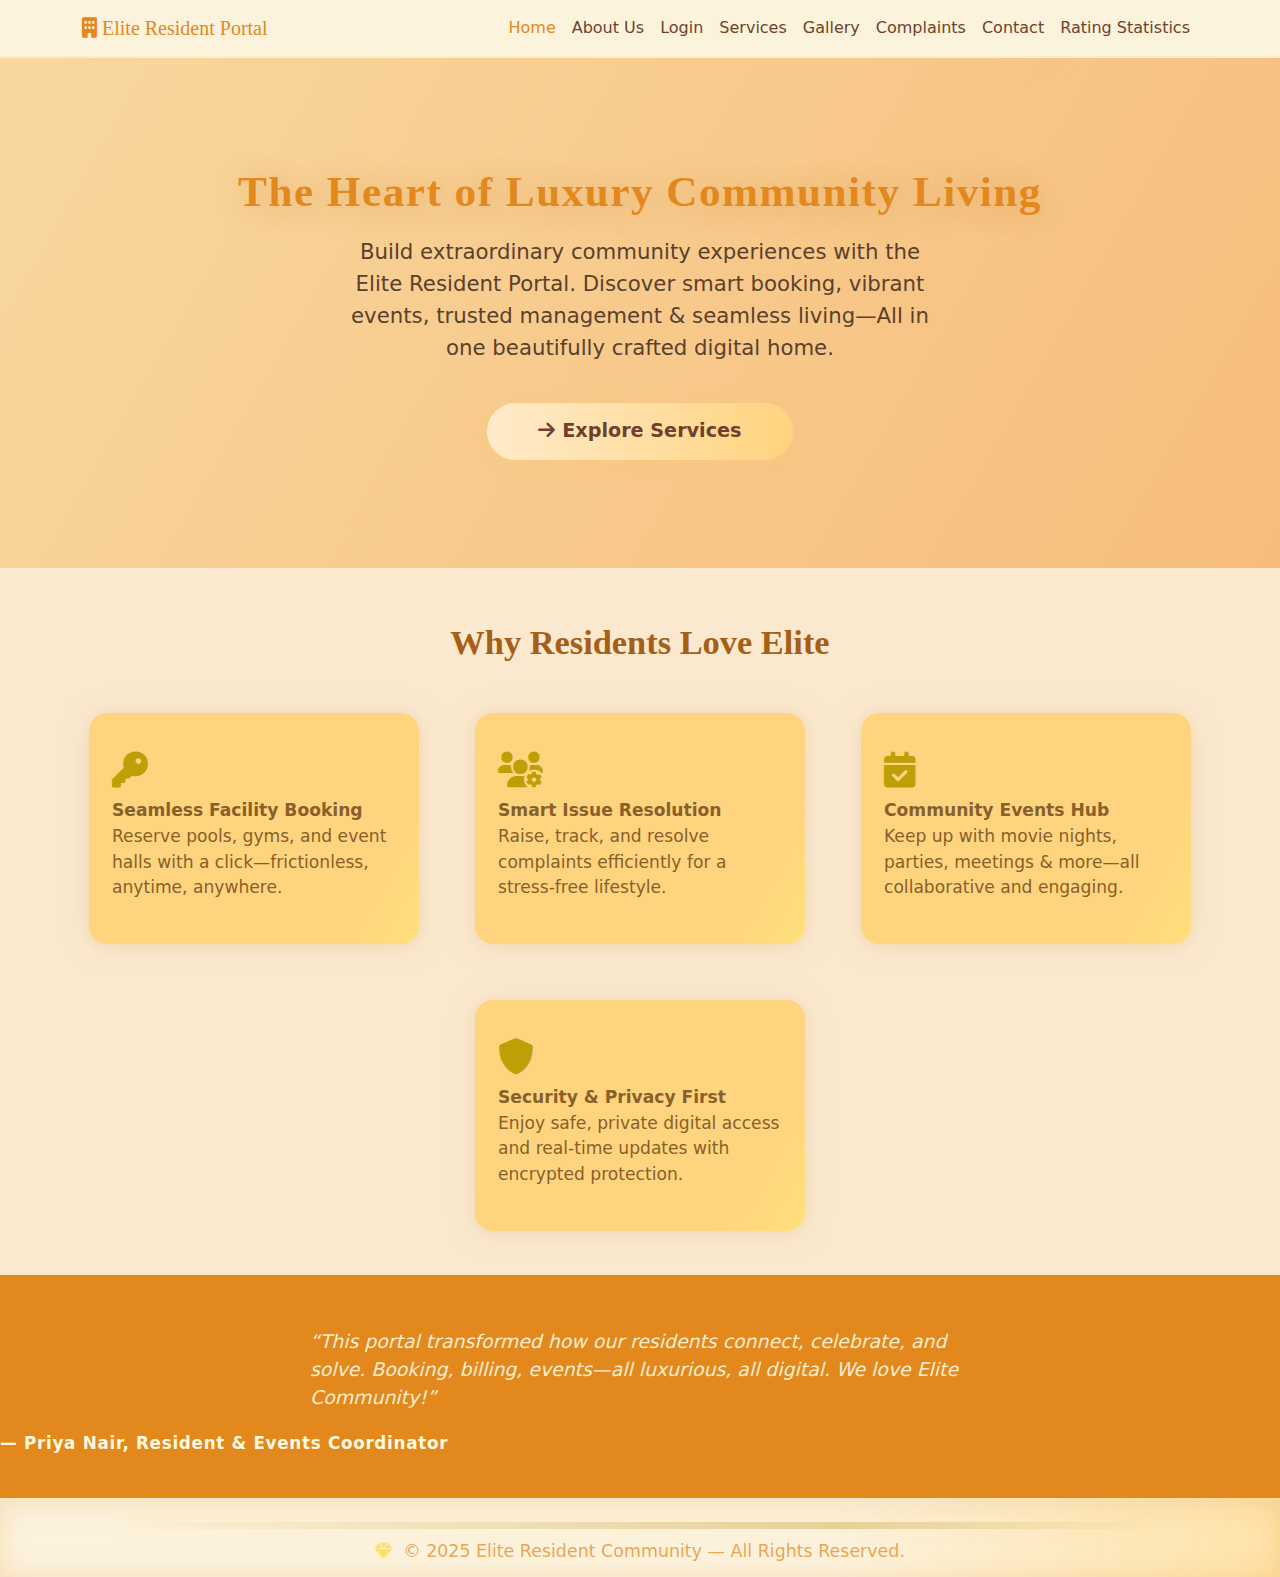
<file: index.html>
<!DOCTYPE html>
<html lang="en">
<head>
<meta charset="UTF-8">
<meta name="viewport" content="width=device-width, initial-scale=1.0">
<title>Elite Resident Community Portal</title>
<link rel="stylesheet" href="style.css">
<link href="https://cdn.jsdelivr.net/npm/bootstrap@5.3.0/dist/css/bootstrap.min.css" rel="stylesheet">
<link rel="stylesheet" href="https://cdnjs.cloudflare.com/ajax/libs/font-awesome/6.0.0/css/all.min.css">
</head>
<body>
<nav class="navbar navbar-expand-lg navbar-dark">
<div class="container">
<a class="navbar-brand" href="index.html"><i class="fas fa-building"></i> Elite Resident Portal</a>
<button class="navbar-toggler" type="button" data-bs-toggle="collapse" data-bs-target="#navbarNav">
<span class="navbar-toggler-icon"></span>
</button>
<div class="collapse navbar-collapse justify-content-end" id="navbarNav">
<ul class="navbar-nav">
<li class="nav-item"><a class="nav-link active" href="index.html">Home</a></li>
<li class="nav-item"><a class="nav-link" href="about.html">About Us</a></li>
<li class="nav-item"><a class="nav-link" href="login.html">Login</a></li>
<li class="nav-item"><a class="nav-link" href="services.html">Services</a></li>
<li class="nav-item"><a class="nav-link" href="gallery.html">Gallery</a></li>
<li class="nav-item"><a class="nav-link" href="complaints.html">Complaints</a></li>
<li class="nav-item"><a class="nav-link" href="contact.html">Contact</a></li>
<li class="nav-item"><a class="nav-link" href="stats.html">Rating Statistics</a></li>
</ul>
</div>
</div>
</nav>
<div class="hero">
<h1>The Heart of Luxury Community Living</h1>
<p>
Build extraordinary community experiences with the Elite Resident Portal.
Discover smart booking, vibrant events, trusted management & seamless living—All in one beautifully crafted digital home.
</p>
<a href="services.html" class="cta-btn"><i class="fas fa-arrow-right"></i> Explore Services</a>
</div>
<section class="features-section">
<h2>Why Residents Love Elite</h2>
<div class="features-row">
<div class="feature-card">
<span class="feature-icon"><i class="fas fa-key"></i></span><br>
<b>Seamless Facility Booking</b>
<p>Reserve pools, gyms, and event halls with a click—frictionless, anytime, anywhere.</p>
</div>
<div class="feature-card">
<span class="feature-icon"><i class="fas fa-users-cog"></i></span><br>
<b>Smart Issue Resolution</b>
<p>Raise, track, and resolve complaints efficiently for a stress-free lifestyle.</p>
</div>
<div class="feature-card">
<span class="feature-icon"><i class="fas fa-calendar-check"></i></span><br>
<b>Community Events Hub</b>
<p>Keep up with movie nights, parties, meetings & more—all collaborative and engaging.</p>
</div>
<div class="feature-card">
<span class="feature-icon"><i class="fas fa-shield-alt"></i></span><br>
<b>Security & Privacy First</b>
<p>Enjoy safe, private digital access and real-time updates with encrypted protection.</p>
</div>
</div>
</section>
<section class="testimonial-section">
<div class="testimonial-quote">
“This portal transformed how our residents connect, celebrate, and solve.
Booking, billing, events—all luxurious, all digital. We love Elite Community!”
</div>
<div class="testimonial-author">
— Priya Nair, Resident & Events Coordinator
</div>
</section>
<footer>
<div class="footer-glow"></div>
<span style="color:#ffe066;"><i class="fas fa-gem"></i></span>
&nbsp;&copy; 2025 Elite Resident Community &mdash; All Rights Reserved.
</footer>
<script src="https://cdn.jsdelivr.net/npm/bootstrap@5.3.0/dist/js/bootstrap.bundle.min.js"></script>
</body>
</html>
</file>
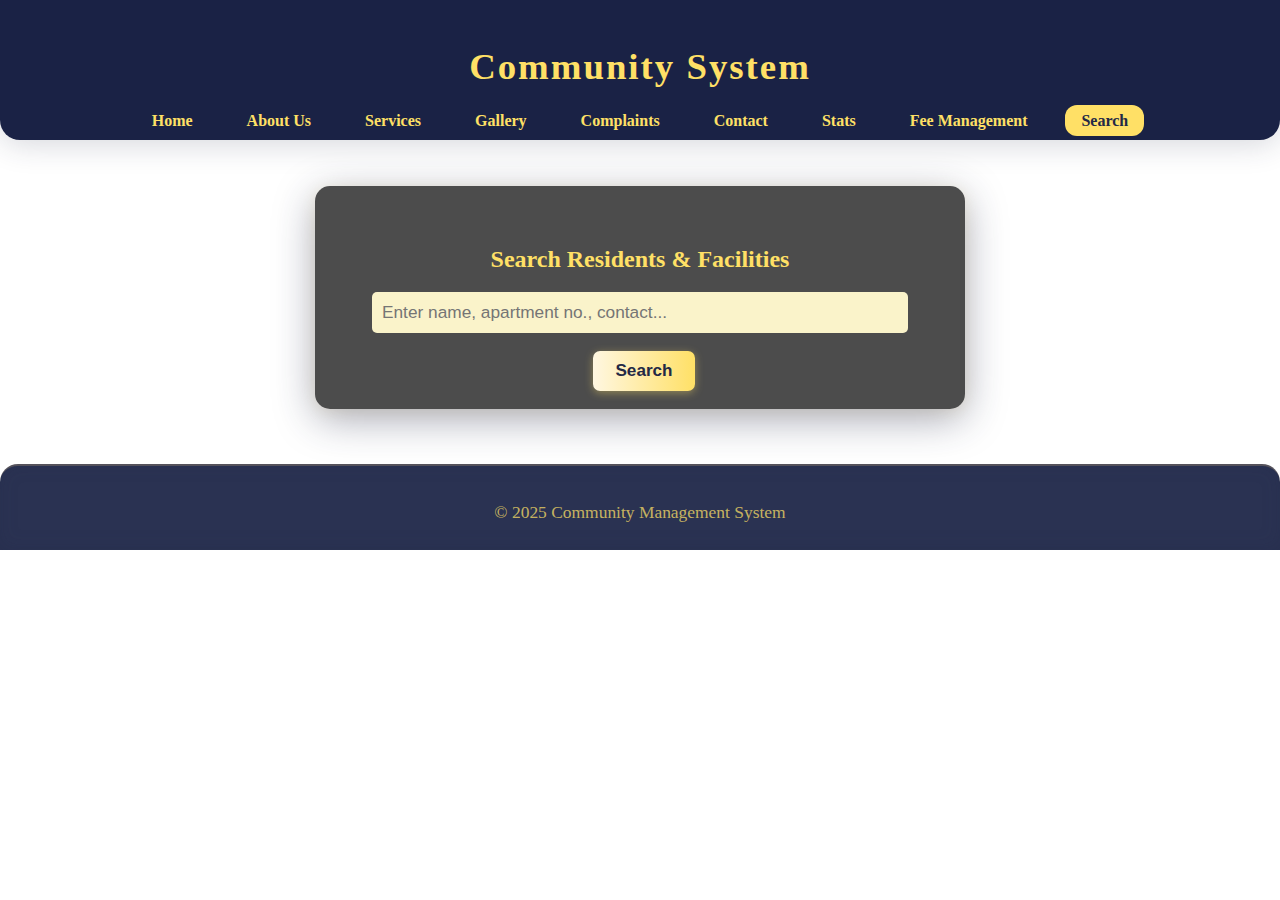
<file: search.html>
<!DOCTYPE html>
<html lang="en">
<head>
  <meta charset="UTF-8">
  <meta name="viewport" content="width=device-width, initial-scale=1.0">
  <title>Search | Elite Resident Portal</title>
  <link rel="stylesheet" href="style.css">
  <style>
    body {
      background: url('https://images.unsplash.com/photo-1519125323398-675f0ddb6308?auto=format&fit=crop&w=1200&q=80') no-repeat center center/cover;
      color: #fff;
      min-height: 100vh;
    }
    header {
      background: rgba(21,30,65,0.98);
      color: #ffe066;
      padding: 20px 0 10px 0;
      border-radius: 0 0 20px 20px;
      box-shadow: 0 3px 32px #23294633;
      text-align: center;
    }
    header h1 { font-family: 'Georgia', serif; font-size: 2.3em; letter-spacing: 2px; }
    nav ul { list-style: none; padding: 0; margin: 13px 0 0 0;}
    nav ul li { display: inline-block; margin: 0 9px;}
    nav ul li a { color: #ffe066; text-decoration: none; font-weight: 600; padding: 7px 16px; border-radius: 12px; transition: background .21s, color .21s;}
    nav ul li a.active, nav ul li a:hover { background: #ffe066; color: #232946 !important;}
    .search-box {
      background: rgba(0,0,0,0.70);
      padding: 40px 25px 18px 25px;
      border-radius: 15px;
      max-width: 600px;
      margin: 46px auto 36px auto;
      box-shadow: 0 10px 40px #23294666, 0 2px 14px #ffe06627;
      text-align: center;
    }
    .search-box h2 { color: #ffe066; font-family: 'Georgia', serif; margin-bottom: 19px;}
    input[type="text"] {
      padding: 10px;
      width: 86%;
      border-radius: 5px;
      border: none;
      margin-bottom: 18px;
      background: #faf3ca;
      color: #232946;
      font-size:1.08em;
    }
    button {
      background: linear-gradient(90deg,#fff7e1 0%,#ffe066 100%);
      color: #232946;
      border: none; border-radius: 7px; cursor: pointer; font-weight:600; font-size:1.07em;
      box-shadow: 0 2px 8px #ffe06666; padding: 10px 22px; transition: box-shadow .2s, background .18s;
      margin-left: 8px;
    }
    button:hover { background: #ffe066; color: #181e41; box-shadow: 0 6px 20px #ffe06699;}
    .result-title {
      color: #ffe066;
      font-size: 1.1em;
      font-weight: 600;
      margin-bottom: 8px;
      margin-top: 8px;
    }
    .gold-box {
      background: linear-gradient(120deg, #ffe066 80%, #232946 120%);
      color: #232946;
      border-radius: 12px;
      box-shadow: 0 2px 16px #151d2e44, 0 1px 7px #ffe06638;
      padding: 12px 15px 10px 15px;
      font-family: 'Georgia';
      font-size: 1.07em;
      font-weight: 520;
      text-align: left;
      margin-bottom: 13px;
      border-left: 6px solid #ffe066;
      display: none;
    }
    footer { margin-top:55px;text-align:center;color:#ffe066be;background:rgba(21,30,65,.91);font-size:1.09rem;padding: 18px 0 10px 0;border-radius: 18px 18px 0 0;box-shadow:0 -2px 17px #23294644 inset;}
    #ajax-error-bar {
      display:none;
      position:fixed;
      top:0;
      left:0;
      width:100vw;
      z-index:9999;
      padding:10px;
      background:#e3242b;
      color:#fff;
      font-weight:bold;
      text-align:center;
      box-shadow:0 2px 14px #a00;
    }
  </style>
</head>
<body>
<header>
  <h1>Community System</h1>
  <nav>
    <ul>
      <li><a href="index.html">Home</a></li>
      <li><a href="about.html">About Us</a></li>
      <li><a href="services.html">Services</a></li>
      <li><a href="gallery.html">Gallery</a></li>
      <li><a href="complaints.html">Complaints</a></li>
      <li><a href="contact.html">Contact</a></li>
      <li><a href="stats.html">Stats</a></li>
      <li><a href="community_fees.php">Fee Management</a></li>
      <li><a href="search.html" class="active">Search</a></li>
    </ul>
  </nav>
</header>
<main>
  <div class="search-box">
    <h2>Search Residents & Facilities</h2>
    <form id="searchForm">
      <input type="text" placeholder="Enter name, apartment no., contact..." id="query" required>
      <button type="submit"><i class="fa fa-search"></i> Search</button>
    </form>
    <div id="resultBox" class="gold-box"></div>
  </div>
</main>
<footer>
  <p>&copy; 2025 Community Management System</p>
</footer>
<script>
document.getElementById("searchForm").onsubmit = function(event) {
    event.preventDefault();
    var outputDiv = document.getElementById("resultBox");
    outputDiv.style.display = "block";
    outputDiv.innerHTML = "Requesting...";

    var query = document.getElementById("query").value.trim();
    var xhttp = new XMLHttpRequest();

    xhttp.timeout = 4000;

    xhttp.onreadystatechange = function () {
        if (this.readyState == 4) {
            let msg = "";
            switch (this.status) {
                case 200:
                    msg = "<span class='result-title'>200 OK – Request successful</span><br>Response: " + this.responseText;
                    break;
                case 404:
                    msg = "<span class='result-title'>404 Not Found</span><br>File or endpoint missing";
                    break;
                case 500:
                    msg = "<span class='result-title'>500 Internal Server Error</span><br>Server crashed or has bug";
                    break;
                case 403:
                    msg = "<span class='result-title'>403 Forbidden</span><br>Access denied";
                    break;
                case 0:
                    msg = "<span class='result-title'>0 Error</span><br>Network issue / CORS / Request blocked";
                    break;
                default:
                    msg = "<span class='result-title'>Unknown Error</span><br>Status: " + this.status;
            }
            outputDiv.innerHTML = msg;
        }
    };

    xhttp.ontimeout = function () {
        outputDiv.innerHTML = "<span class='result-title'>⛔ Timeout Error</span><br>Server took too long to respond!";
    };

    xhttp.onerror = function () {
        outputDiv.innerHTML = "<span class='result-title'>⛔ Network Error</span><br>Request failed!";
    };

    // url points to your real PHP search handler
    let url = "search.php?query=" + encodeURIComponent(query);
    xhttp.open("GET", url, true);
    xhttp.send();
};
</script>
</body>
</html>
</file>
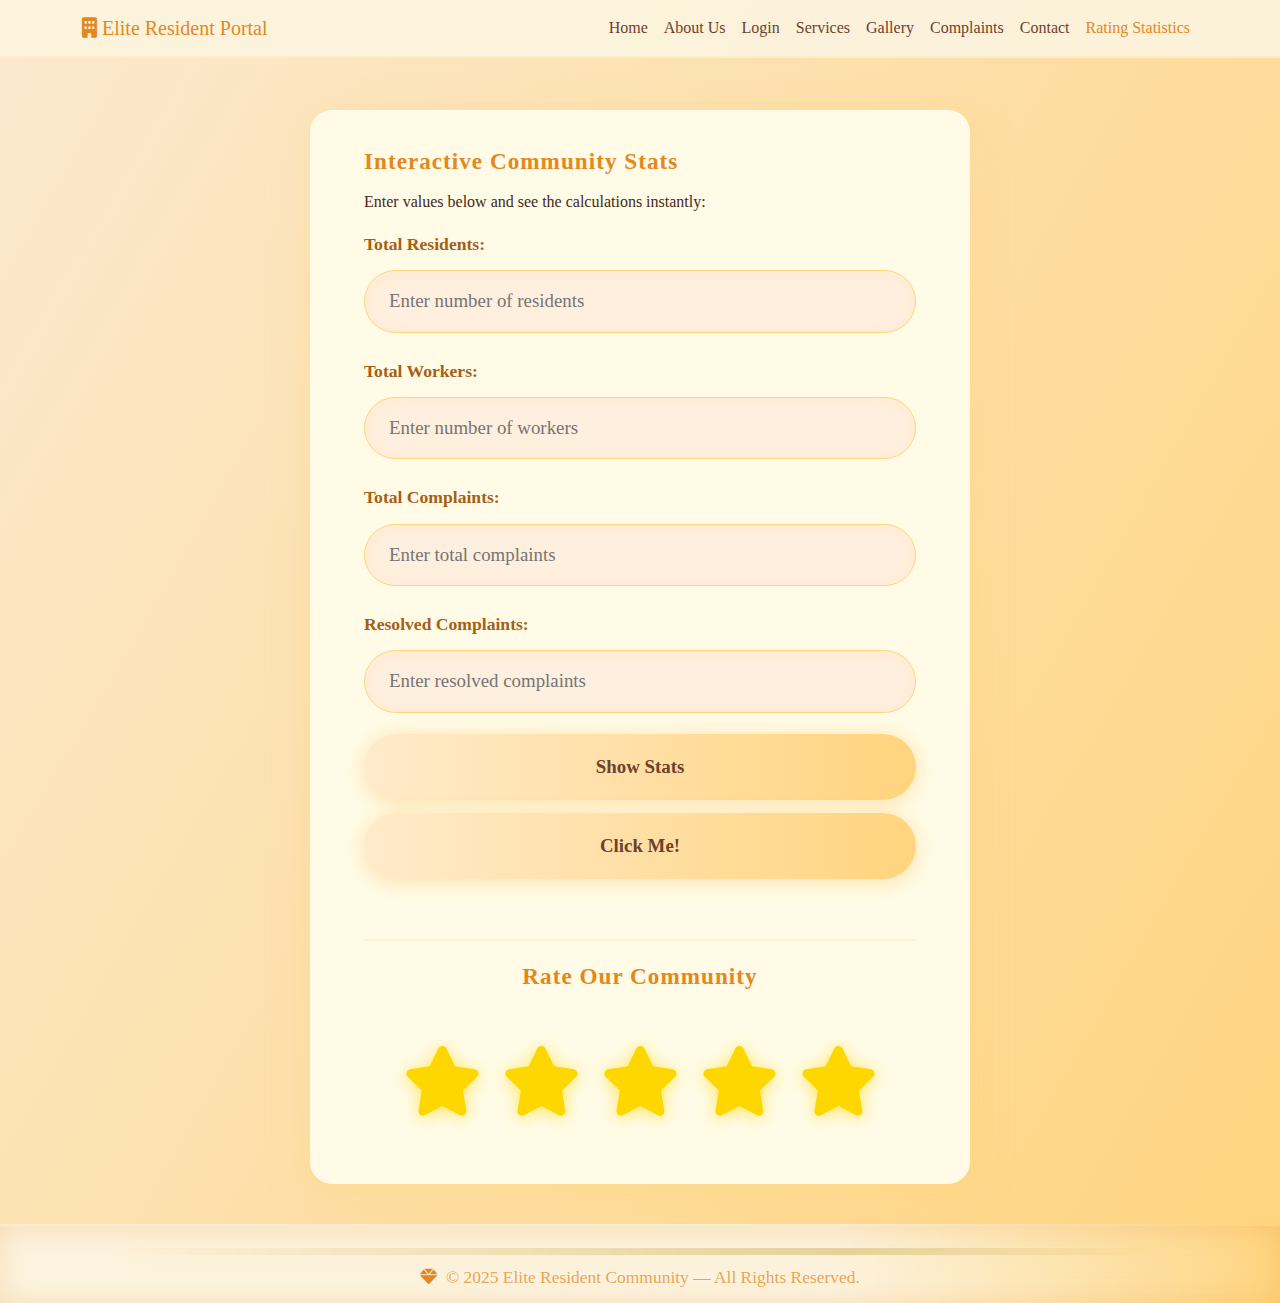
<file: stats.html>
<!DOCTYPE html>
<html lang="en">
<head>
<script src="https://cdnjs.cloudflare.com/ajax/libs/jquery/3.7.0/jquery.min.js"></script>
<script>
function ajaxWithStatus(url, options = {}, onSuccess = null) {
if ($("#ajax-error-bar").length === 0) {
$("body").prepend('<div id="ajax-error-bar" style="display:none;position:fixed;top:0;left:0;width:100vw;z-index:9999;padding:10px;background:#e3242b;color:#fff;font-weight:bold;text-align:center;box-shadow:0 2px 14px #a00;"></div>');
}
function showError(msg) {
$("#ajax-error-bar").show().text(msg);
setTimeout(()=>$("#ajax-error-bar").fadeOut(), 4000);
}
$.ajax({
url: url,
method: options.method || "GET",
data: options.data || null,
timeout: 6000,
dataType: options.dataType || "json",
success: function(data, textStatus, jqXHR) {
if (jqXHR.status === 200 && onSuccess) onSuccess(data);
},
error: function(jqXHR, textStatus, errorThrown) {
if (textStatus === "timeout") {
showError("Request timed out. Please try again.");
} else if (jqXHR.status === 0) {
showError("Network error. Please check your connection.");
} else if (jqXHR.status === 400) {
showError("Bad request (400): Please verify your input.");
} else if (jqXHR.status === 401 || jqXHR.status === 403) {
showError("Access denied (401/403): You are not authorized.");
} else if (jqXHR.status === 404) {
showError("Resource not found (404).");
} else if (jqXHR.status === 500) {
showError("Server error (500): Please try again later.");
} else {
showError("Unexpected error: " + jqXHR.status + " " + errorThrown);
}
}
});
}
</script>
<meta charset="UTF-8">
<meta name="viewport" content="width=device-width, initial-scale=1.0">
<title>Community System - Stats</title>
<link rel="stylesheet" href="style.css">
<link rel="stylesheet" href="https://cdnjs.cloudflare.com/ajax/libs/font-awesome/6.0.0/css/all.min.css">
<link href="https://cdn.jsdelivr.net/npm/bootstrap@5.3.0/dist/css/bootstrap.min.css" rel="stylesheet">
<style>
body {
background: linear-gradient(120deg,#fbe9cf 0%,#ffd47e 100%);
color: #432a1b;
min-height:100vh;
font-family: 'Poppins', Georgia, serif;
margin: 0;
padding: 0;
}
.page-box {
background: #fffbe6;
padding: 38px 54px 30px 54px;
border-radius: 22px;
max-width: 660px;
margin: 52px auto 40px auto;
box-shadow: 0 10px 44px #ffd47e44, 0 2px 17px #ffe06621;
}
label {
color: #a55f17;
font-weight:700;
margin-top: 17px;
margin-bottom: 8px;
font-size:1.1em;
font-family:'Poppins',Georgia,serif;
display:block;
}
input[type=number] {
padding: 16px 24px;
margin: 5px 0 8px 0;
width: 100%;
border-radius: 2.2em;
border: 1.6px solid #ffd47e;
background: #ffefde;
color: #87602a;
font-size: 1.18em;
box-shadow: 0 2px 16px #ffd47e22 inset;
outline: none;
transition:border .19s;
}
input[type=number]:focus {
border-color:#e3881d;
}
button {
margin-top: 13px;
padding: 1em 0;
width:100%;
background: linear-gradient(90deg,#ffeacb 0%,#ffd47e 100%);
color: #6f412d;
border: none;
border-radius: 2em;
cursor: pointer;
font-weight:700;
font-size:1.18em;
box-shadow: 0 2px 18px #ffd47e77, 0 4px 18px #f9ba6525;
transition: box-shadow .2s, background .18s;
}
button:hover {
background: linear-gradient(90deg,#ffd47e 0%,#fffbea 100%);
color:#c99843;
box-shadow: 0 2px 26px #ffd47ebb;
}
#statsBoxesRow {
margin-top: 28px;
margin-bottom: 7px;
display: flex;
flex-wrap: wrap;
gap: 18px;
}
.stat-box {
min-width: 150px;
flex: 1 1 150px;
background: linear-gradient(120deg, #ffe066 80%, #fbe9cf 120%);
color: #232946;
border-radius: 13px;
box-shadow: 0 2px 16px #c8a94144, 0 1px 7px #ffe06638;
padding: 17px 15px 13px 19px;
font-family: 'Georgia';
font-size: 1.13em;
text-align: left;
font-weight: 650;
letter-spacing: .03em;
margin-bottom:3px;
border-left: 6px solid #ffd47e;
}
.stat-title { font-size:0.97em;font-weight:700;line-height:1.1em;}
.stat-value { font-size:1.18em;font-weight:700;margin-top:5px; }
.stats-rate-section {
margin-top:32px;
padding-top:22px;
border-top:2px solid #ffd47e44;
text-align:center;
}
h2, h3 {
color: #e3881d;
font-family: 'Georgia',serif;
font-size:1.45em;
margin-bottom:14px;
letter-spacing:1px;
font-weight:800;
}
#stars-row {
margin:40px auto 15px auto;
justify-content:center;
display:flex;
gap:20px;
}
.starButton {
font-size:70px;
color: #ffd700;
cursor: pointer;
filter: drop-shadow(0 2px 8px #ffd70099);
transition: transform .12s cubic-bezier(.84,1.62,.67,.9), text-shadow .15s, color .18s;
}
.starButton.selectedStar {
color: #ffe066;
transform: scale(1.16) rotate(-9deg);
text-shadow: 0 8px 22px #ffd70077;
filter: drop-shadow(0 4px 10px #ffd700bb);
}
.starButton:hover {
color: #fffbe5;
transform: scale(1.22) rotate(3deg);
text-shadow: 0 12px 42px #ffd47e88, 0 2px 8px #ffd700bf;
filter: drop-shadow(0 6px 22px #ffe066cc);
}
#ratingText {
margin-top:18px;
color: #e3881d;
font-weight: 700;
font-size: 1.22em;
letter-spacing:.5px;
}
@media (max-width:800px){
.page-box {padding:18px 2vw 13px 2vw;}
#stars-row {gap:6px;}
.starButton {font-size:45px;}
}
</style>
</head>
<body>
<nav class="navbar navbar-expand-lg navbar-dark">
<div class="container">
<a class="navbar-brand" href="index.html"><i class="fas fa-building"></i> Elite Resident Portal</a>
<button class="navbar-toggler" type="button" data-bs-toggle="collapse" data-bs-target="#navbarNav">
<span class="navbar-toggler-icon"></span>
</button>
<div class="collapse navbar-collapse justify-content-end" id="navbarNav">
<ul class="navbar-nav">
<li class="nav-item"><a class="nav-link" href="index.html">Home</a></li>
<li class="nav-item"><a class="nav-link" href="about.html">About Us</a></li>
<li class="nav-item"><a class="nav-link" href="login.html">Login</a></li>
<li class="nav-item"><a class="nav-link" href="services.html">Services</a></li>
<li class="nav-item"><a class="nav-link" href="gallery.html">Gallery</a></li>
<li class="nav-item"><a class="nav-link" href="complaints.html">Complaints</a></li>
<li class="nav-item"><a class="nav-link" href="contact.html">Contact</a></li>
<li class="nav-item"><a class="nav-link active" href="stats.html">Rating Statistics</a></li>
</ul>
</div>
</div>
</nav>
<section class="page-box">
<h2>Interactive Community Stats</h2>
<p>Enter values below and see the calculations instantly:</p>
<label>Total Residents:</label>
<input type="number" id="residents" placeholder="Enter number of residents">
<label>Total Workers:</label>
<input type="number" id="workers" placeholder="Enter number of workers">
<label>Total Complaints:</label>
<input type="number" id="complaints" placeholder="Enter total complaints">
<label>Resolved Complaints:</label>
<input type="number" id="resolvedComplaints" placeholder="Enter resolved complaints">
<button onclick="calculateStats()">Show Stats</button>
<button onclick="greetUser()">Click Me!</button>
<div id="statsBoxesRow"></div>
<div class="stats-rate-section">
<h3>Rate Our Community</h3>
<div id="stars-row">
<span class="starButton" onclick="rate(1)"><i class="fas fa-star"></i></span>
<span class="starButton" onclick="rate(2)"><i class="fas fa-star"></i></span>
<span class="starButton" onclick="rate(3)"><i class="fas fa-star"></i></span>
<span class="starButton" onclick="rate(4)"><i class="fas fa-star"></i></span>
<span class="starButton" onclick="rate(5)"><i class="fas fa-star"></i></span>
</div>
<div id="ratingText"></div>
</div>
</section>
<footer>
<div class="footer-glow"></div>
<span style="color:#e3881d;"><i class="fas fa-gem"></i></span>
&nbsp;&copy; 2025 Elite Resident Community &mdash; All Rights Reserved.
</footer>
<script>
function calculateStats() {
let residents = parseInt(document.getElementById("residents").value) || 0;
let workers = parseInt(document.getElementById("workers").value) || 0;
let complaints = parseInt(document.getElementById("complaints").value) || 0;
let resolvedComplaints = parseInt(document.getElementById("resolvedComplaints").value) || 0;
let totalPeople = residents + workers;
let pendingComplaints = complaints - resolvedComplaints;
let avgComplaintsPerResident = residents > 0 ? (complaints / residents) : 0;
let extraStaffNeeded = (pendingComplaints > workers) ? "Yes" : "No";
let doubleWorkers = workers * 2;
const stats = [
{title: "Total Residents", value: residents},
{title: "Total Workers", value: workers},
{title: "Total People", value: totalPeople},
{title: "Total Complaints", value: complaints},
{title: "Resolved Complaints", value: resolvedComplaints},
{title: "Pending Complaints", value: pendingComplaints},
{title: "Avg Complaints per Resident", value: avgComplaintsPerResident.toFixed(2)},
{title: "Need Extra Staff?", value: extraStaffNeeded},
{title: "If Workers Doubled", value: doubleWorkers}
];
let html = stats.map(s=>`
<div class="stat-box">
<div class="stat-title">${s.title}</div>
<div class="stat-value">${s.value}</div>
</div>
`).join('');
document.getElementById("statsBoxesRow").innerHTML = html;
}
function greetUser() {
alert("Hello! Welcome to our Community ");
}
function rate(stars) {
var all = document.querySelectorAll("#stars-row .starButton");
all.forEach((span, i) => {
if (i < stars) span.classList.add("selectedStar");
else span.classList.remove("selectedStar");
});
document.getElementById("ratingText").innerText = "You rated " + stars + " stars! 🌟";
}
const starSpans=document.querySelectorAll("#stars-row .starButton");
starSpans.forEach((span, idx)=>{
span.onmouseover=()=>{
starSpans.forEach((s,i)=>{
if (i <= idx) {
s.classList.add("selectedStar");
} else {
s.classList.remove("selectedStar");
}
});
};
span.onmouseout=()=>{
starSpans.forEach(s=>{ s.classList.remove("selectedStar"); });
};
});
</script>
<script src="https://cdn.jsdelivr.net/npm/bootstrap@5.3.0/dist/js/bootstrap.bundle.min.js"></script>
</body>
</html>
</file>
<file: style.css>
body {
margin: 0;
font-family: 'Poppins', 'Georgia', serif;
background: linear-gradient(135deg, #f5e3c2 0%, #ffe4ad 100%);
min-height: 100vh;
overflow-y: auto;
}

.navbar {
background: #fcf3deef;
border-bottom: 2px solid #ffd47e32;
}

.navbar-brand {
color: #e3881d !important;
font-size: 2em;
font-family: 'Georgia';
}

.nav-link {
color: #6f412d !important;
font-size:1.10em;
}

.nav-link.active, .nav-link:hover {
color: #e3881d !important;
}

.hero {
background: linear-gradient(120deg,rgba(250,211,145,.72),rgba(245,180,109,0.81)),url('https://images.unsplash.com/photo-1506744038136-46273834b3fb?auto=format&fit=crop&w=1200&q=80') center/cover no-repeat;
min-height: 510px;
color: #e3881d;
display: flex;
align-items: center;
justify-content: center;
padding-top: 60px;
padding-bottom: 60px;
text-align: center;
flex-direction: column;
position: relative;
}

.hero h1 {
font-family: 'Georgia', serif;
font-size: 2.7em;
font-weight: 800;
margin-bottom: 18px;
letter-spacing: 1.5px;
text-shadow: 0 3px 28px #c98c416b;
}

.hero p {
font-size: 1.33em;
font-weight: 500;
color: #5b412b;
max-width: 600px;
margin: 0 auto 31px auto;
text-shadow: 0 1px 8px #f7deb93a;
}

.cta-btn {
background: linear-gradient(90deg,#ffeacb 0%,#ffd47e 100%);
color: #6f412d;
font-weight: 700;
border: none;
border-radius: 2em;
font-size: 1.2em;
padding: .73em 2.7em;
box-shadow: 0 2px 15px #ffd47e43, 0 4px 14px #f9ba6525;
margin: 8px 0 0 0;
transition: background .21s, box-shadow .22s;
text-decoration:none
}

.cta-btn:hover {
background: linear-gradient(90deg, #ffd47e 0%, #fffdea 100%);
color:#c99843;
box-shadow: 0 2px 27px #ffc27099;
}

.features-section {
background: #fbe9cf;
padding: 54px 0 34px 0;
text-align: center;
color: #a55f17;
}

.features-section h2 {
font-family:'Georgia';
font-size:2.15em;
font-weight: 700;
margin-bottom: 20px;
}

.features-row {
display: flex;
flex-wrap: wrap;
justify-content: center;
margin-top: 40px;
gap: 36px;
}

.feature-card {
background: linear-gradient(120deg, #ffd47e 80%, #ffeb7a 120%);
color: #87602a;
border-radius: 18px;
box-shadow: 0 2px 26px #dcbf9963, 0 1px 7px #ffd47e38;
padding: 31px 23px 27px 23px;
min-width: 270px;
max-width: 330px;
margin: 10px;
text-align: left;
transition: transform .22s, box-shadow .22s;
font-size: 1.07em;
}

.feature-card:hover {
transform: scale(1.045);
box-shadow: 0 9px 25px #ffd47ebb;
}

.feature-icon {
font-size: 2.1em;
color: #bca006;
margin-bottom:12px;
}

.testimonial-section {
background: #e3881d;
color: #fffde3;
padding: 52px 0 42px 0;
}

.testimonial-quote {
font-size: 1.18em;
font-style: italic;
max-width: 660px;
margin: 0 auto 19px auto;
opacity: .88;
}

.testimonial-author {
color: #fffadf;
font-weight: 650;
font-size: 1.05em;
letter-spacing:.7px;
}

footer {
margin-top:0px;
background: linear-gradient(90deg,#fcf3de 65%,#ffd47e18 100%);
color: #e3881dbe;
font-size: 1.09rem;
padding: 22px 0 13px 0;
border-top: 2.4px solid #ffd47e33;
box-shadow: 0 2px 28px #e3881d36 inset;
text-align:center;
}

.footer-glow {
height: 7px;
width: 80%;
margin: 0 auto 9px auto;
background: linear-gradient(90deg,#ffd47e22 0%,#d6bc6e 70%,#ffd47e22 100%);
border-radius: 12px;
box-shadow: 0 2px 22px #ffd47e55;
opacity: .6;
}

@media (max-width: 900px) {
.features-row {
flex-direction:column;
align-items:center;
gap: 26px;
}
}
</file>
